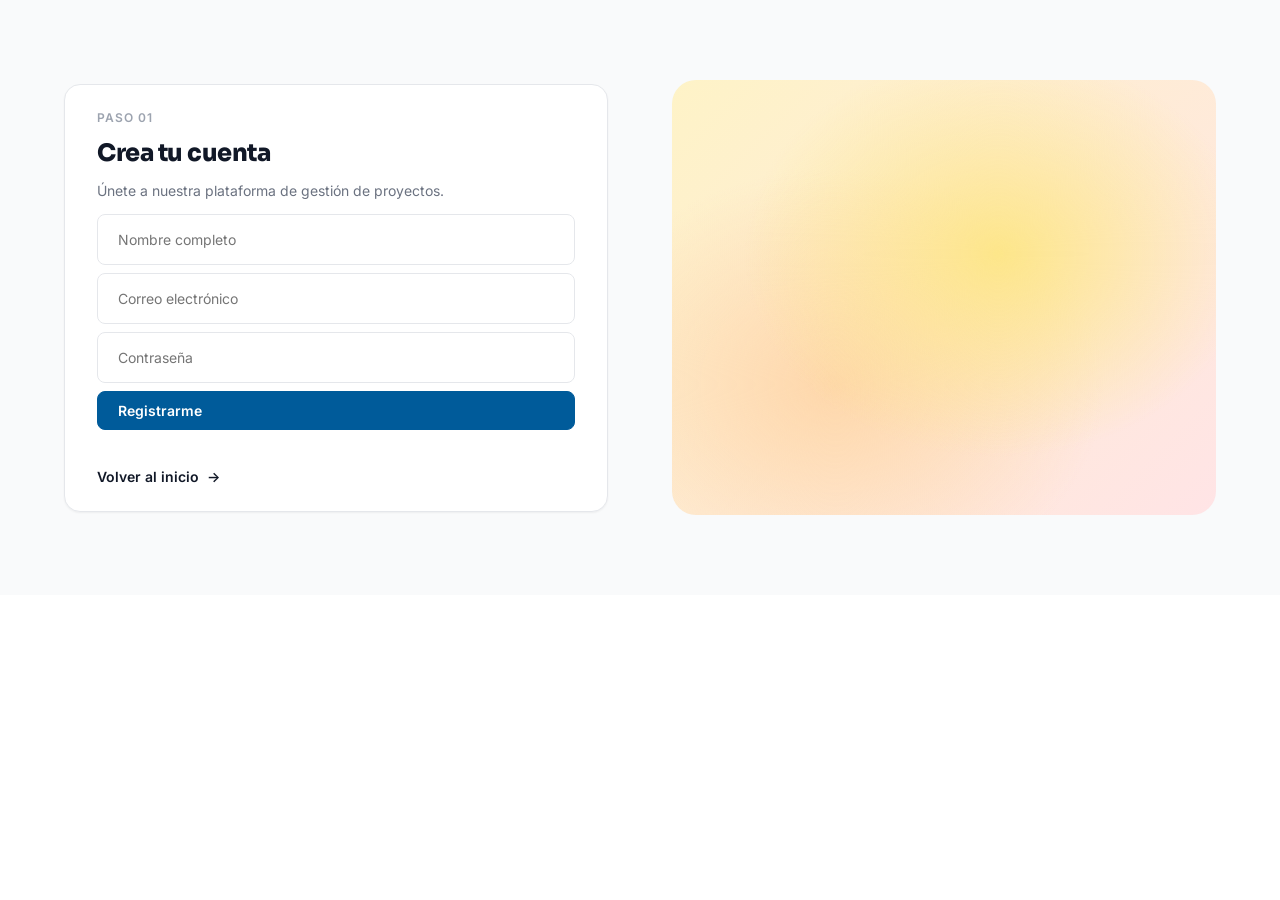
<file: Session_registration.html>
<!DOCTYPE html>
<html lang="es" data-theme="light">
<head>
    <meta charset="UTF-8">
    <meta name="viewport" content="width=device-width, initial-scale=1.0">

    <!-- Fonts -->
    <link rel="preconnect" href="https://fonts.googleapis.com">
    <link rel="preconnect" href="https://fonts.gstatic.com" crossorigin>

    <link href="https://fonts.googleapis.com/css2?family=Inter:wght@400;500;600;700;800&family=Sora:wght@600;700;800&display=swap" rel="stylesheet">

    <title>Vantage PMO – Registro</title>

    <link rel="stylesheet" href="public/styles/style.css" />
</head>

<body>

    <!-- Reutiliza ABOUT porque ya tiene layout centrado -->
    <section class="about">

        <div class="container">

            <div class="about__inner">

                <!-- Card reutilizando pillar-card -->
                <div class="pillar-card fade-in is-visible">

                    <div class="pillar-card__body">

                        <span class="pillar-card__label">
                            Paso 01
                        </span>

                        <h2 class="pillar-card__title">
                            Crea tu cuenta
                        </h2>

                        <p class="pillar-card__text">
                            Únete a nuestra plataforma de gestión de proyectos.
                        </p>

                        <!-- Reutiliza ai-section__prompts para spacing -->
                        <form action="/api/register" method="POST" class="ai-section__prompts">

                            <!-- Reutiliza ai-section__input -->
                            <div class="ai-section__input">
                                <input
                                    type="text"
                                    id="name"
                                    name="name"
                                    placeholder="Nombre completo"
                                    required
                                >
                            </div>

                            <div class="ai-section__input">
                                <input
                                    type="email"
                                    id="email"
                                    name="email"
                                    placeholder="Correo electrónico"
                                    required
                                >
                            </div>

                            <div class="ai-section__input">
                                <input
                                    type="password"
                                    id="password"
                                    name="password"
                                    placeholder="Contraseña"
                                    required
                                >
                            </div>

                            <!-- Reutiliza tu botón existente -->
                            <button type="submit" class="btn btn--green">
                                Registrarme
                            </button>

                        </form>

                        <a href="index.html" class="link-arrow">
                            Volver al inicio
                        </a>

                    </div>

                </div>

                <!-- Reutiliza media section -->
                <div class="about__media">

                    <div class="about__image"></div>

                </div>

            </div>

        </div>

    </section> 
    <!-- Scripts (orden: i18n → app) -->
    <script src="public/js/i18n.js"></script>
    <script src="public/js/main.js"></script>
</body>
</html>
</file>
<file: public/styles/style.css>
/* =================================================================
   Vantage PMO – hoja de estilos unificada
   Orden: tokens → base → nav → hero → pillars → features →
          about → onboarding → testimonials → cta → blog → footer
   ================================================================= */


/* -----------------------------------------------------------------
   SHARED: Design Tokens
   ----------------------------------------------------------------- */
:root {
  /* Colores */
  --color-dark:        #111827;
  --color-gray-700:    #374151;
  --color-gray-500:    #6B7280;
  --color-gray-400:    #9CA3AF;
  --color-gray-200:    #E5E7EB;
  --color-gray-100:    #F3F4F6;
  --color-gray-50:     #F9FAFB;
  --color-white:       #FFFFFF;

  --color-green:       #005B9A;
  --color-green-hover: #004880;
  --color-green-light: #E6F0F8;

  --color-orange:       #005B9A;
  --color-orange-hover: #004880;

  /* Tipografía – familias */
  --font-heading: 'Sora', -apple-system, BlinkMacSystemFont, sans-serif;
  --font-body:    'Inter', -apple-system, BlinkMacSystemFont, 'Segoe UI', sans-serif;
  --font-family:  var(--font-body); /* alias legacy */

  /* Headings – desktop */
  --fs-h1: 5.25rem;   /* 84px  – lh 110% */
  --fs-h2: 3.75rem;   /* 60px  – lh 120% */
  --fs-h3: 3rem;      /* 48px  – lh 120% */
  --fs-h4: 2.5rem;    /* 40px  – lh 130% */
  --fs-h5: 2rem;      /* 32px  – lh 130% */
  --fs-h6: 1.625rem;  /* 26px  – lh 140% */

  /* Headings – mobile */
  --fs-h1-mob: 3rem;      /* 48px */
  --fs-h2-mob: 2.75rem;   /* 44px */
  --fs-h3-mob: 2rem;      /* 32px */
  --fs-h4-mob: 1.5rem;    /* 24px */
  --fs-h5-mob: 1.25rem;   /* 20px */
  --fs-h6-mob: 1.125rem;  /* 18px */

  /* Body text */
  --fs-text-lg:  1.625rem; /* 26px – Text large  */
  --fs-text-md:  1.25rem;  /* 20px – Text medium */
  --fs-text-reg: 1.125rem; /* 18px – Text regular */
  --fs-text-sm:  1rem;     /* 16px – Text small  */
  --fs-text-xs:  0.75rem;  /* 12px – Text tiny   */

  /* Aliases legacy (mantener compatibilidad) */
  --fs-xs:   0.75rem;
  --fs-sm:   0.875rem;
  --fs-base: 1rem;
  --fs-lg:   1.125rem;
  --fs-xl:   1.25rem;
  --fs-2xl:  1.5rem;
  --fs-3xl:  1.875rem;
  --fs-4xl:  2.25rem;
  --fs-5xl:  3rem;

  /* Line heights */
  --lh-110: 1.1;
  --lh-120: 1.2;
  --lh-130: 1.3;
  --lh-140: 1.4;
  --lh-150: 1.5;

  /* Espaciado */
  --sp-2:  0.5rem;
  --sp-3:  0.75rem;
  --sp-4:  1rem;
  --sp-5:  1.25rem;
  --sp-6:  1.5rem;
  --sp-8:  2rem;
  --sp-10: 2.5rem;
  --sp-12: 3rem;
  --sp-16: 4rem;
  --sp-20: 5rem;
  --sp-24: 6rem;

  /* Layout */
  --container-max: 1200px;
  --container-px:  1.5rem;

  /* Bordes */
  --radius-sm:   0.25rem;
  --radius-md:   0.5rem;
  --radius-lg:   1rem;
  --radius-xl:   1.5rem;
  --radius-full: 9999px;

  /* Sombras */
  --shadow-sm: 0 1px 2px 0 rgb(0 0 0 / 0.05);
  --shadow-md: 0 4px 6px -1px rgb(0 0 0 / 0.1), 0 2px 4px -2px rgb(0 0 0 / 0.1);
  --shadow-lg: 0 10px 15px -3px rgb(0 0 0 / 0.1), 0 4px 6px -4px rgb(0 0 0 / 0.1);

  /* Transiciones */
  --transition:      0.2s ease;
  --transition-slow: 0.35s ease;
}

/* -----------------------------------------------------------------
   DARK MODE: Variables & Overrides
   ----------------------------------------------------------------- */
[data-theme="dark"] {
  --color-dark:        #F9FAFB;
  --color-gray-700:    #E5E7EB;
  --color-gray-500:    #9CA3AF;
  --color-gray-400:    #6B7280;
  --color-gray-200:    #374151;
  --color-gray-100:    #1F2937;
  --color-gray-50:     #111827;
  --color-white:       #0B0F19;
  --color-green-light: #0A2647;
}

/* Aplicación global de colores de fondo y texto */
[data-theme="dark"] body { 
  background-color: var(--color-white); 
  color: var(--color-dark); 
}

/* Ajustes de secciones con fondos claros */
[data-theme="dark"] .pillars,
[data-theme="dark"] .ai-section,
[data-theme="dark"] .about,
[data-theme="dark"] .testimonials,
[data-theme="dark"] .blog,
[data-theme="dark"] .auth-container,
[data-theme="dark"] .footer {
  background-color: var(--color-gray-50);
}

/* Tarjetas y recuadros (Cards) */
[data-theme="dark"] .pillar-card,
[data-theme="dark"] .step-card,
[data-theme="dark"] .testimonial-card,
[data-theme="dark"] .blog-card,
[data-theme="dark"] .team-card,
[data-theme="dark"] .pricing-card,
[data-theme="dark"] .ai-panel,
[data-theme="dark"] .ai-mockup,
[data-theme="dark"] .ai-prompt,
[data-theme="dark"] .registration-card {
  background-color: var(--color-gray-100);
  border-color: var(--color-gray-200);
}

/* Inputs y elementos de formulario */
[data-theme="dark"] .ai-section__input,
[data-theme="dark"] .form-group input {
  background-color: var(--color-gray-100);
  border-color: var(--color-gray-200);
  color: var(--color-dark);
}

/* Corregir visibilidad en Footer (Textos con transparencia blanca) */
[data-theme="dark"] .footer__tagline,
[data-theme="dark"] .footer__copyright,
[data-theme="dark"] .footer__legal a,
[data-theme="dark"] .footer__list a {
  color: var(--color-gray-400);
}

[data-theme="dark"] .footer__logo,
[data-theme="dark"] .footer__col-title,
[data-theme="dark"] .footer__list a:hover,
[data-theme="dark"] .footer__legal a:hover {
  color: var(--color-dark);
}

/* Corregir Tarjeta de Precios Destacada (Mantener texto blanco sobre fondo verde) */
[data-theme="dark"] .pricing-card--featured,
[data-theme="dark"] .pricing-card--featured .pricing-card__name,
[data-theme="dark"] .pricing-card--featured .pricing-card__amount,
[data-theme="dark"] .pricing-card--featured .pricing-card__period,
[data-theme="dark"] .pricing-card--featured .pricing-card__description,
[data-theme="dark"] .pricing-card--featured .pricing-feature--available {
  color: #FFFFFF;
}

/* Corregir visibilidad en sección CTA (Meet the people...) */
[data-theme="dark"] .cta__label {
  color: var(--color-white);
}

[data-theme="dark"] .cta__text {
  color: var(--color-white);
}

[data-theme="dark"] .btn--outline-white {
  color: var(--color-white);
  border-color: var(--color-gray-200);
}

[data-theme="dark"] .btn--outline-white:hover {
  background: var(--color-gray-100);
}

/* Elementos específicos del Mockup de IA */
[data-theme="dark"] .ai-mockup__header,
[data-theme="dark"] .ai-mockup__chat,
[data-theme="dark"] .ai-kpi,
[data-theme="dark"] .ai-plan__line,
[data-theme="dark"] .ai-forecast__bar {
  background-color: var(--color-gray-50);
}

/* Navegación y Logos */
[data-theme="dark"] .nav { background: var(--color-white); }
[data-theme="dark"] .nav__logo-img { content: url("../assets/images/logo/dark-logo.png"); }

/* Estilos del selector de tema (Modo Texto) */
.nav__theme {
  display: flex;
  align-items: center;
  justify-content: center;
  padding: 0 12px;
  height: 34px;
  border-radius: var(--radius-sm);
  border: 1px solid var(--color-gray-200);
  background: transparent;
  cursor: pointer;
  transition: all var(--transition);
  color: var(--color-gray-700);
}
.nav__theme:hover { background: var(--color-gray-100); border-color: var(--color-gray-400); }
.nav__theme-text {
  font-size: 10px;
  font-weight: 800;
  letter-spacing: 0.1em;
}

/* Refuerzo para que no falte ningún recuadro ni degradado en Dark Mode */
[data-theme="dark"] .about__image {
  background:
    radial-gradient(ellipse at 60% 40%, #1a2b3c 0%, transparent 55%),
    radial-gradient(ellipse at 30% 70%, #2a3b4c 0%, transparent 50%),
    linear-gradient(135deg, #0f172a 0%, #1e293b 100%);
}

[data-theme="dark"] .auth-container {
  background:
    radial-gradient(circle at top left, #1a2b3c 0%, transparent 35%),
    radial-gradient(circle at bottom right, #2a3b4c 0%, transparent 35%),
    var(--color-gray-50);
}

/* -----------------------------------------------------------------
   SHARED: Reset + utilidades globales
   ----------------------------------------------------------------- */
*, *::before, *::after {
  box-sizing: border-box;
  margin: 0;
  padding: 0;
}

html {
  scroll-behavior: smooth;
  font-size: 16px;
}

body {
  font-family: var(--font-body);
  color: var(--color-dark);
  background-color: var(--color-white);
  font-size: var(--fs-text-reg);
  line-height: var(--lh-150);
  -webkit-font-smoothing: antialiased;
}

/* -----------------------------------------------------------------
   TYPOGRAPHY: Headings (Sora)
   ----------------------------------------------------------------- */
h1, h2, h3, h4, h5, h6 {
  font-family: var(--font-heading);
  font-weight: 700;
  color: var(--color-dark); /* Usar variable */
}

h1 { font-size: var(--fs-h1); line-height: var(--lh-110); }
h2 { font-size: var(--fs-h2); line-height: var(--lh-120); }
h3 { font-size: var(--fs-h3); line-height: var(--lh-120); }
h4 { font-size: var(--fs-h4); line-height: var(--lh-130); }
h5 { font-size: var(--fs-h5); line-height: var(--lh-130); }
h6 { font-size: var(--fs-h6); line-height: var(--lh-140); }

/* -----------------------------------------------------------------
   TYPOGRAPHY: Body text utilities (Inter)
   ----------------------------------------------------------------- */
.text-lg  { font-size: var(--fs-text-lg);  line-height: var(--lh-150); }
.text-md  { font-size: var(--fs-text-md);  line-height: var(--lh-150); }
.text-reg { font-size: var(--fs-text-reg); line-height: var(--lh-150); }
.text-sm  { font-size: var(--fs-text-sm);  line-height: var(--lh-150); }
.text-xs  { font-size: var(--fs-text-xs);  line-height: var(--lh-150); }

/* Weight utilities */
.fw-extrabold { font-weight: 800; }
.fw-bold      { font-weight: 700; }
.fw-semibold  { font-weight: 600; }
.fw-medium    { font-weight: 500; }
.fw-normal    { font-weight: 400; }
.fw-light     { font-weight: 300; }

/* Tagline */
.tagline {
  font-family: var(--font-body);
  font-size: var(--fs-text-sm);
  line-height: var(--lh-150);
  font-weight: 600;
  letter-spacing: 0.06em;
  text-transform: uppercase;
  color: var(--color-gray-500); /* Usar variable */
}

img { max-width: 100%; height: auto; display: block; }
a   { color: inherit; text-decoration: none; }
ul, ol { list-style: none; }
button { cursor: pointer; border: none; background: none; font-family: inherit; }

.container {
  max-width: var(--container-max);
  margin: 0 auto;
  padding: 0 var(--container-px);
}

/* Botones */
.btn {
  display: inline-flex;
  align-items: center;
  gap: var(--sp-2);
  padding: 0.625rem 1.25rem;
  border-radius: var(--radius-md);
  font-size: var(--fs-sm);
  font-weight: 600;
  transition: background var(--transition), border-color var(--transition), color var(--transition);
  white-space: nowrap;
  border: 1.5px solid transparent;
  cursor: pointer; /* Ya usa variables, pero se añaden overrides específicos para dark mode arriba */
}
.btn--primary      { background: var(--color-orange); color: var(--color-white); border-color: var(--color-orange); } /* Ya usa variables */
.btn--primary:hover { background: var(--color-orange-hover); border-color: var(--color-orange-hover); } /* Ya usa variables */
.btn--green        { background: var(--color-green); color: var(--color-white); border-color: var(--color-green); } /* Ya usa variables */
.btn--green:hover   { background: var(--color-green-hover); border-color: var(--color-green-hover); } /* Ya usa variables */
.btn--ghost        { background: transparent; color: var(--color-dark); } /* Ya usa variables */
.btn--ghost:hover   { background: var(--color-gray-100); } /* Ya usa variables */
.btn--outline      { background: transparent; color: var(--color-dark); border-color: var(--color-gray-200); } /* Ya usa variables */
.btn--outline:hover { background: var(--color-gray-100); } /* Ya usa variables */
.btn--outline-white       { background: transparent; color: var(--color-white); border-color: rgba(255,255,255,0.3); } /* Ya usa variables */
.btn--outline-white:hover  { background: rgba(255,255,255,0.1); } /* Ya usa variables */

/* Etiqueta de sección */
.label {
  display: inline-block;
  font-size: var(--fs-xs);
  font-weight: 600;
  letter-spacing: 0.08em;
  text-transform: uppercase;
  color: var(--color-gray-500); /* Usar variable */
  margin-bottom: var(--sp-3);
}

/* Link con flecha */
.link-arrow {
  display: inline-flex;
  align-items: center;
  gap: var(--sp-2);
  font-size: var(--fs-sm);
  font-weight: 600;
  color: var(--color-dark); /* Usar variable */
  transition: gap var(--transition);
}
.link-arrow::after { content: '→'; transition: transform var(--transition); }
.link-arrow:hover::after { transform: translateX(4px); }

/* Animación de entrada */
.fade-in { opacity: 0; transform: translateY(24px); transition: opacity 0.5s ease, transform 0.5s ease; }
.fade-in.is-visible { opacity: 1; transform: translateY(0); }


/* -----------------------------------------------------------------
   DOMINIO: nav
   ----------------------------------------------------------------- */
.nav {
  position: sticky;
  top: 0;
  z-index: 100;
  background: var(--color-white); /* Usar variable */
  border-bottom: 1px solid var(--color-gray-200);
}

.nav__inner {
  display: flex;
  align-items: center;
  height: 75px;
  gap: var(--sp-8);
}

.nav__logo {
  display: flex;
  align-items: center;
  gap: var(--sp-2);
  font-weight: 700;
  font-size: var(--fs-lg);
  color: var(--color-dark); /* Usar variable */
  flex-shrink: 0;
}
.nav__logo-img {
  height: 100px;
  width: auto;
  display: block;
  object-fit: contain;
}
.footer__logo-img {
  height: 100px;
  width: auto;
  display: block;
}

.nav__menu { flex: 1; }

.nav__list { display: flex; align-items: center; gap: var(--sp-6); }

.nav__link { font-size: var(--fs-sm); font-weight: 500; color: var(--color-gray-700); transition: color var(--transition); } /* Usar variable */
.nav__link:hover { color: var(--color-dark); } /* Usar variable */

.nav__actions { display: flex; align-items: center; gap: var(--sp-4); margin-left: auto; } /* Ya usa variables */

.nav__login { font-size: var(--fs-sm); font-weight: 500; color: var(--color-gray-700); transition: color var(--transition); }
.nav__login:hover { color: var(--color-dark); }

.nav__lang {
  font-size: var(--fs-xs);
  font-weight: 700;
  color: var(--color-gray-500);
  padding: 2px 8px; /* Ya usa variables */
  border: 1px solid var(--color-gray-200);
  border-radius: var(--radius-sm);
  transition: all var(--transition); /* Ya usa variables */
}
.nav__lang:hover { background: var(--color-gray-100); color: var(--color-dark); }

.nav__toggle { display: none; flex-direction: column; gap: 5px; padding: var(--sp-2); }
.nav__toggle span { display: block; width: 22px; height: 2px; background: var(--color-dark); border-radius: 2px; transition: all var(--transition); }

@media (max-width: 768px) {
  .nav { position: relative; }
  .nav__menu {
    display: none;
    position: absolute;
    top: 64px; left: 0; right: 0;
    background: var(--color-white); /* Usar variable */
    border-bottom: 1px solid var(--color-gray-200);
    padding: var(--sp-4) var(--container-px);
    z-index: 99;
  }
  .nav__menu.is-open { display: block; }
  .nav__list { flex-direction: column; align-items: flex-start; gap: var(--sp-4); }
  .nav__toggle { display: flex; }
  .nav__login  { display: none; }
}


/* -----------------------------------------------------------------
   DOMINIO: hero
   ----------------------------------------------------------------- */
.hero { padding: var(--sp-20) 0 var(--sp-24); overflow: hidden; }

.hero__inner {
  display: grid;
  grid-template-columns: 1fr 1fr;
  align-items: center;
  gap: var(--sp-16);
}

.hero__heading {
  font-size: var(--fs-5xl);
  font-weight: 800;
  line-height: 1.1;
  letter-spacing: -0.025em;
  color: var(--color-dark); /* Usar variable */
  margin-bottom: var(--sp-5);
}

.hero__subheading {
  font-size: var(--fs-lg);
  color: var(--color-gray-500);
  line-height: 1.7;
  margin-bottom: var(--sp-8); /* Ya usa variables */
  max-width: 480px;
}

.hero__actions { display: flex; align-items: center; gap: var(--sp-3); flex-wrap: wrap; }

.hero__image {
  width: 100%;
  border-radius: var(--radius-xl);
  overflow: hidden;
}
.hero__image img {
  width: 100%;
  height: 100%;
  object-fit: cover;
  display: block;
  border-radius: var(--radius-xl);
}

@media (max-width: 900px) {
  .hero__inner { grid-template-columns: 1fr; gap: var(--sp-10); }
  .hero__media { order: -1; }
  .hero__heading { font-size: var(--fs-4xl); }
  .hero__subheading { max-width: 100%; }
}
@media (max-width: 480px) {
  .hero { padding: var(--sp-12) 0 var(--sp-16); }
  .hero__heading { font-size: var(--fs-3xl); }
}


/* -----------------------------------------------------------------
   DOMINIO: pillars
   ----------------------------------------------------------------- */
.pillars { padding: var(--sp-20) 0; background: var(--color-gray-50); } /* Usar variable */

.pillars__header { text-align: center; margin-bottom: var(--sp-12); }

.pillars__heading {
  font-size: var(--fs-4xl);
  font-weight: 800;
  line-height: 1.2;
  letter-spacing: -0.02em;
  color: var(--color-dark); /* Usar variable */
  margin-bottom: var(--sp-3);
}

.pillars__subheading { font-size: var(--fs-lg); color: var(--color-gray-500); } /* Usar variable */

.pillars__grid {
  display: grid;
  grid-template-columns: repeat(3, minmax(0, 1fr));
  gap: var(--sp-6);
  align-items: stretch;
}

/* Cards no activas se atenúan ligeramente cuando hay hover */
.pillars__grid:has(.pillar-card:hover) .pillar-card:not(:hover) {
  opacity: 0.8;
  transition: opacity 0.35s ease;
}

.pillar-card {
  background: var(--color-white); /* Usar variable */
  border-radius: var(--radius-lg);
  overflow: hidden;
  border: 1px solid var(--color-gray-200);
  display: flex;
  flex-wrap: wrap;
  align-items: stretch;
  box-shadow: var(--shadow-sm);
  transition: box-shadow 0.35s ease, opacity 0.35s ease, transform 0.35s ease;
  will-change: transform, opacity;
  transform: translateZ(0);
}
.pillar-card:hover { box-shadow: var(--shadow-lg); transform: translateY(-8px); z-index: 1; }

.pillar-card__image {
  width: 100%;
  aspect-ratio: 16 / 9;
  flex-shrink: 0;
  overflow: hidden;
  position: relative;
  transition: transform 0.35s ease;
}
.pillar-card__image img {
  width: 100%;
  height: 100%;
  object-fit: cover;
  display: block;
  transition: transform 0.35s ease;
}
.pillar-card:hover .pillar-card__image img {
  transform: scale(1.04);
}

.pillar-card__body {
  flex: 1;
  min-width: 0;
  padding: var(--sp-6) var(--sp-8);
  display: flex;
  flex-direction: column;
  justify-content: center;
  gap: var(--sp-3);
}

.pillar-card__label {
  display: inline-block;
  font-size: var(--fs-xs);
  font-weight: 600;
  letter-spacing: 0.08em;
  text-transform: uppercase;
  color: var(--color-gray-400); /* Usar variable */
}

.pillar-card__title {
  font-size: var(--fs-2xl);
  font-weight: 800;
  color: var(--color-dark); /* Usar variable */
  line-height: 1.2;
  letter-spacing: -0.02em;
}

.pillar-card__text { font-size: var(--fs-sm); color: var(--color-gray-500); line-height: 1.6; } /* Usar variable */

@media (max-width: 900px) {
  .pillars__grid { grid-template-columns: 1fr !important; max-width: 480px; margin: 0 auto; }
  .pillar-card:hover .pillar-card__image { width: 100%; aspect-ratio: 16 / 9; }
}


/* -----------------------------------------------------------------
   DOMINIO: products
   ----------------------------------------------------------------- */
.products { padding: var(--sp-20) 0 0; overflow: hidden; }

.products__header {
  text-align: center;
  max-width: 640px;
  margin: 0 auto var(--sp-12);
}
.products__heading {
  font-size: var(--fs-4xl);
  font-weight: 800;
  letter-spacing: -0.02em;
  color: var(--color-dark); /* Usar variable */
  margin-bottom: var(--sp-3);
}
.products__subheading { /* Ya usa variables */
  font-size: var(--fs-lg);
  color: var(--color-gray-500);
  line-height: 1.6;
}

.products__track-wrap { position: relative; }

.products__track {
  display: flex;
  gap: var(--sp-4);
  padding: 0 max(var(--sp-8), calc((100vw - var(--container-max)) / 2 + var(--sp-8))) var(--sp-8);
  overflow-x: auto;
  scroll-snap-type: x mandatory;
  scrollbar-width: none;
  -ms-overflow-style: none;
}
.products__track::-webkit-scrollbar { display: none; }

.product-card {
  flex: 0 0 480px;
  border-radius: var(--radius-xl);
  overflow: hidden;
  display: flex;
  flex-direction: column;
  scroll-snap-align: start;
  min-height: 520px;
  position: relative;
}
.product-card--green  { background: #1a7a4a; }
.product-card--purple { background: #6c3fc4; }
.product-card--cyan   { background: #0284c7; }
.product-card--amber  { background: #b45309; }
.product-card--rose   { background: #be185d; }
.product-card--slate  { background: #334155; }
.product-card--indigo { background: #3730a3; }

.product-card__inner {
  padding: var(--sp-8);
  display: flex;
  flex-direction: column;
  gap: var(--sp-4);
  z-index: 1;
}
.product-card__tag {
  font-size: var(--fs-xs);
  font-weight: 600;
  letter-spacing: 0.06em;
  text-transform: uppercase;
  color: rgba(255,255,255,0.65);
}
.product-card__heading {
  font-size: var(--fs-3xl);
  font-weight: 800;
  line-height: 1.15;
  color: var(--color-white);
  letter-spacing: -0.02em;
  max-width: 340px;
}
.product-card__text {
  font-size: var(--fs-sm);
  color: rgba(255,255,255,0.75);
  line-height: 1.6;
  max-width: 320px;
}
.btn--dark {
  background: var(--color-dark);
  color: var(--color-white);
  border-color: var(--color-dark);
  align-self: flex-start;
}
.btn--dark:hover { background: #1f2937; border-color: #1f2937; }

.product-card__visual {
  flex: 1;
  margin: 0 var(--sp-4) var(--sp-4);
  border-radius: var(--radius-lg);
  min-height: 180px;
  position: relative;
  overflow: hidden;
}

.product-card__visual img {
  position: absolute;
  inset: 0;
  width: 100%;
  height: 100%;
  object-fit: cover;
  display: block;
}

.products__nav {
  display: flex;
  justify-content: center;
  align-items: center;
  gap: var(--sp-3);
  padding: var(--sp-4) var(--sp-8) var(--sp-16);
}
.products__dots {
  display: flex;
  align-items: center;
  gap: 6px;
}
.products__dot {
  width: 8px;
  height: 8px;
  border-radius: var(--radius-full);
  background: var(--color-gray-200); /* Usar variable */
  border: none;
  cursor: pointer;
  transition: all var(--transition);
  padding: 0;
}
.products__dot.is-active {
  background: var(--color-dark);
  width: 24px; /* Ya usa variables */
}
.products__nav-btn {
  width: 44px;
  height: 44px;
  border-radius: var(--radius-full);
  border: 1.5px solid var(--color-gray-200);
  background: var(--color-white); /* Usar variable */
  font-size: var(--fs-lg); /* Ya usa variables */
  display: flex;
  align-items: center;
  justify-content: center;
  cursor: pointer;
  transition: all var(--transition);
  color: var(--color-dark);
}
.products__nav-btn:hover { background: var(--color-dark); color: var(--color-white); border-color: var(--color-dark); }

@media (max-width: 768px) {
  .product-card { flex: 0 0 85vw; }
  .products__track { padding: 0 var(--sp-4) var(--sp-8); }
}


/* -----------------------------------------------------------------
   DOMINIO: features
   ----------------------------------------------------------------- */
.features { padding: var(--sp-20) 0; }

.features__layout {
  display: grid;
  grid-template-columns: 300px 1fr;
  gap: 0 var(--sp-20);
  align-items: start;
  max-width: 1400px;
  margin: 0 auto 0 15%;
  padding: 0 var(--container-px);
}

/* Columna izquierda: número pegado al viewport */
.features__sticky {
  position: sticky;
  top: 42vh;
  display: flex;
  justify-content: flex-end;
  align-items: center;
  padding: var(--sp-8) 0 var(--sp-8) 0;
}

.features__num-wrap {
  position: relative;
  width: 300px;
  height: 13rem;
  overflow: hidden;
}

/* Todos los números ocultos por defecto */
.features__num {
  position: absolute;
  inset: 0;
  display: flex;
  align-items: center;
  justify-content: center;
  font-size: 13rem;
  font-weight: 900;
  color: var(--color-dark); /* Usar variable */
  line-height: 1;
  letter-spacing: -0.04em;
  user-select: none;
  opacity: 0;
  filter: blur(20px);
  transform: translateY(40px);
  transition: opacity 0.5s cubic-bezier(0.4,0,0.2,1),
              filter   0.5s cubic-bezier(0.4,0,0.2,1),
              transform 0.5s cubic-bezier(0.4,0,0.2,1);
}

/* Número activo: aparece limpio */
.features__num.is-active {
  opacity: 1;
  filter: blur(0);
  transform: translateY(0);
}

/* Número saliente: sube con blur */
.features__num.is-exit {
  opacity: 0;
  filter: blur(20px);
  transform: translateY(-40px);
  transition: opacity 0.3s cubic-bezier(0.4,0,0.2,1),
              filter   0.3s cubic-bezier(0.4,0,0.2,1),
              transform 0.3s cubic-bezier(0.4,0,0.2,1);
}

/* Items derechos */
.features__items {
  padding-left: 0;
  padding-right: var(--container-px);
}

.feature-item {
  padding: 8rem 0;
  position: relative;
  border-bottom: none;
}

/* Línea superior de cada item */
.feature-item::before {
  content: '';
  display: block;
  height: 2px;
  background: var(--color-dark); /* Usar variable */
  margin-bottom: var(--sp-8);
  width: 35rem;
  transform-origin: left center;
  transform: scaleX(0);
  transition: transform 0.8s cubic-bezier(0.4, 0, 0.2, 1);
}

/* Separador gris de fondo (siempre visible) */
.feature-item::after {
  content: '';
  position: absolute;
  top: 0;
  left: 0;
  right: 0;
  height: 1px; /* Ya usa variables */
  background: var(--color-gray-100);
}

.feature-item.is-active::before {
  transform: scaleX(1);
}

.feature-item__links .link-pill {
  padding: 0.6rem 1.4rem;
  border: 1.5px solid var(--color-gray-200);
  border-radius: 100px;
  font-size: var(--fs-base);
  font-weight: 500;
  color: var(--color-dark); /* Usar variable */
  background: var(--color-white); /* Usar variable */
  transition: border-color 0.2s, background 0.2s, color 0.2s;
}
.feature-item__links .link-pill::after { display: none; }
.feature-item__links .link-pill:hover {
  border-color: var(--color-dark);
  background: var(--color-dark);
  color: #fff;
}

.feature-item__title {
  font-size: var(--fs-4xl);
  font-weight: 800;
  line-height: 1.15;
  letter-spacing: -0.02em;
  color: var(--color-dark); /* Usar variable */
  margin-bottom: var(--sp-4);
  max-width: 600px;
}

.feature-item__text {
  font-size: var(--fs-base);
  color: var(--color-gray-500);
  line-height: 1.7; /* Ya usa variables */
  margin-bottom: var(--sp-6);
  max-width: 560px;
}

.feature-item__links { display: flex; align-items: center; gap: var(--sp-6); }

@media (max-width: 768px) {
  .features__layout { grid-template-columns: 1fr; }
  .features__sticky { display: none; }
  .feature-item__title { font-size: var(--fs-3xl); }
}


/* -----------------------------------------------------------------
   DOMINIO: team
   ----------------------------------------------------------------- */
.team { padding: var(--sp-12) 0 var(--sp-20); }
.team__header { text-align: center; max-width: 760px; margin: 0 auto var(--sp-8); }
.team__heading { font-size: var(--fs-4xl); margin-bottom: var(--sp-3); }
.team__subheading { color: var(--color-gray-500); font-size: var(--fs-sm); }

.team__grid {
  display: grid;
  grid-template-columns: repeat(3, 1fr);
  gap: var(--sp-6); /* Ya usa variables */
  align-items: start;
}

.team-card {
  background: var(--color-white); /* Usar variable */
  border: 1px solid var(--color-gray-100);
  border-radius: var(--radius-lg);
  padding: var(--sp-6);
  text-align: center;
  box-shadow: var(--shadow-sm);
  overflow: hidden;
}

.team-card__head { display: flex; flex-direction: column; align-items: center; gap: var(--sp-3); }
.team-card__avatar { width: 64px; height: 64px; border-radius: var(--radius-full); overflow: hidden; }
.team-card__avatar img { width: 100%; height: 100%; object-fit: cover; display: block; }
.team-card__name { display: block; font-size: var(--fs-base); font-weight: 700; color: var(--color-dark); } /* Usar variable */

.team-card__details { max-height: 0; overflow: hidden; opacity: 0; transition: max-height 0.45s var(--transition-slow), opacity 0.35s ease; }
.team-card__role { display: block; font-size: var(--fs-sm); color: var(--color-gray-500); margin-top: var(--sp-3); }
.team-card__bio { font-size: var(--fs-sm); color: var(--color-gray-500); margin-top: var(--sp-2); }

/* Cuando la sección está activa, despliega detalles */
.team.is-active .team-card__details { max-height: 240px; opacity: 1; }

@media (max-width: 900px) {
  .team__grid { grid-template-columns: 1fr; max-width: 540px; margin: 0 auto; }
}


/* -----------------------------------------------------------------
   DOMINIO: ai-section
   ----------------------------------------------------------------- */
.ai-section { padding: var(--sp-20) 0; background: var(--color-gray-50); } /* Usar variable */

.ai-section__inner {
  display: grid;
  grid-template-columns: 1fr 1fr;
  gap: var(--sp-16);
  align-items: center;
}
.ai-section__heading {
  font-size: var(--fs-4xl);
  font-weight: 800;
  line-height: 1.2;
  letter-spacing: -0.02em;
  color: var(--color-dark); /* Usar variable */
  margin-bottom: var(--sp-3);
}
.ai-section__subheading { /* Ya usa variables */
  font-size: var(--fs-base);
  color: var(--color-gray-500);
  line-height: 1.6;
  margin-bottom: var(--sp-6);
}
.ai-section__prompts {
  display: flex;
  flex-direction: column;
  gap: var(--sp-2);
  margin-bottom: var(--sp-6);
}
.ai-prompt {
  padding: var(--sp-4) var(--sp-5);
  border: 1.5px solid var(--color-gray-200); /* Ya usa variables */
  border-radius: var(--radius-md);
  font-size: var(--fs-sm);
  color: var(--color-gray-700);
  cursor: pointer;
  transition: all var(--transition);
  background: var(--color-white);
}
.ai-prompt:hover,
.ai-prompt--active {
  border-color: var(--color-green);
  background: var(--color-green-light); /* Usar variable */
  color: var(--color-dark); /* Usar variable */
  font-weight: 500;
}
.ai-section__input {
  display: flex;
  align-items: center;
  border: 1.5px solid var(--color-gray-200);
  border-radius: var(--radius-md); /* Ya usa variables */
  overflow: hidden;
  background: var(--color-white); /* Usar variable */
}
.ai-section__input input {
  flex: 1;
  padding: var(--sp-4) var(--sp-5);
  border: none;
  outline: none;
  font-size: var(--fs-sm); /* Ya usa variables */
  font-family: var(--font-body);
  color: var(--color-dark);
  background: transparent;
}
.ai-section__send {
  padding: var(--sp-3) var(--sp-5);
  background: var(--color-dark);
  color: var(--color-white); /* Usar variable */
  font-size: var(--fs-base);
  font-weight: 700;
  border: none;
  cursor: pointer;
  transition: background var(--transition);
}
.ai-section__send:hover { background: var(--color-green); }

/* Mockup */
.ai-section__right { position: relative; }

.ai-panel {
  background: var(--color-white); /* Usar variable */
  border: 1.5px solid var(--color-gray-200);
  border-radius: var(--radius-xl);
  overflow: hidden;
  box-shadow: var(--shadow-lg);
  opacity: 0;
  position: absolute;
  top: 0; left: 0; right: 0;
  pointer-events: none;
  transition: opacity 0.5s ease;
}
.ai-panel--active {
  opacity: 1;
  position: relative;
  pointer-events: auto;
}
.ai-mockup {
  background: var(--color-white); /* Usar variable */
  border: 1.5px solid var(--color-gray-200);
  border-radius: var(--radius-xl);
  overflow: hidden;
  box-shadow: var(--shadow-lg);
}
.ai-mockup__header {
  padding: var(--sp-4) var(--sp-6); /* Ya usa variables */
  border-bottom: 1px solid var(--color-gray-200);
  background: var(--color-gray-50); /* Usar variable */
}
.ai-mockup__title { font-size: var(--fs-sm); font-weight: 700; color: var(--color-dark); } /* Usar variable */
.ai-mockup__table { padding: var(--sp-4) var(--sp-6); } /* Ya usa variables */
.ai-mockup__row {
  display: grid;
  grid-template-columns: 2fr 1fr 1.5fr 1fr;
  gap: var(--sp-3);
  padding: var(--sp-3) 0;
  border-bottom: 1px solid var(--color-gray-100);
  align-items: center;
  font-size: var(--fs-sm); /* Ya usa variables */
  color: var(--color-gray-700); /* Usar variable */
}
.ai-mockup__row--head {
  font-size: var(--fs-xs);
  font-weight: 600;
  color: var(--color-gray-400);
  text-transform: uppercase; /* Ya usa variables */
  letter-spacing: 0.06em;
}
.ai-badge {
  font-size: var(--fs-xs);
  font-weight: 600;
  padding: 2px 8px;
  border-radius: var(--radius-full);
  display: inline-block;
  white-space: nowrap;
}
.ai-badge--green  { background: #dcfce7; color: #16a34a; }
.ai-badge--red    { background: #fee2e2; color: #dc2626; }
.ai-badge--orange { background: #ffedd5; color: #ea580c; }
.ai-badge--blue   { background: #dbeafe; color: #2563eb; }
.ai-badge--yellow { background: #fef9c3; color: #ca8a04; }
.ai-progress {
  width: 100%;
  height: 6px;
  background: var(--color-gray-100); /* Usar variable */
  border-radius: var(--radius-full);
  overflow: hidden;
}
.ai-progress div {
  height: 100%;
  background: var(--color-green);
  border-radius: var(--radius-full);
}
.ai-mockup__chat {
  padding: var(--sp-4) var(--sp-6) var(--sp-6);
  border-top: 1px solid var(--color-gray-100);
  display: flex;
  flex-direction: column;
  gap: var(--sp-3); /* Ya usa variables */
  background: var(--color-gray-50);
}
.ai-chat-bubble {
  display: flex;
  align-items: flex-start;
  gap: var(--sp-3);
}
.ai-chat-bubble--user {
  align-self: flex-end;
  flex-direction: row-reverse;
}
.ai-chat-bubble--user span {
  background: var(--color-dark);
  color: var(--color-white); /* Usar variable */
  padding: var(--sp-3) var(--sp-4);
  border-radius: 12px 12px 0 12px;
  font-size: var(--fs-sm);
  display: block;
}
.ai-chat-avatar {
  width: 28px;
  height: 28px;
  border-radius: var(--radius-full);
  background: var(--color-green);
  flex-shrink: 0; /* Ya usa variables */
}
.ai-chat-icon {
  width: 28px;
  height: 28px;
  border-radius: var(--radius-full);
  background: var(--color-dark);
  color: var(--color-white);
  display: flex; /* Ya usa variables */
  align-items: center;
  justify-content: center;
  font-size: 0.7rem;
  flex-shrink: 0;
}
.ai-chat-bubble--ai p {
  background: var(--color-white);
  border: 1px solid var(--color-gray-200);
  padding: var(--sp-3) var(--sp-4); /* Ya usa variables */
  border-radius: 0 12px 12px 12px;
  font-size: var(--fs-sm); /* Ya usa variables */
  color: var(--color-gray-700); /* Usar variable */
  line-height: 1.5;
  margin: 0;
}

@media (max-width: 900px) {
  .ai-section__inner { grid-template-columns: 1fr; }
  .ai-section__right { display: none; }
}

/* Panel: plan */
.ai-mockup__plan { padding: var(--sp-4) var(--sp-6); display: flex; flex-direction: column; gap: var(--sp-4); }
.ai-plan__section { display: flex; flex-direction: column; gap: var(--sp-2); }
.ai-plan__label { font-size: var(--fs-xs); font-weight: 600; text-transform: uppercase; letter-spacing: 0.06em; color: var(--color-gray-400); } /* Usar variable */
.ai-plan__line { height: 10px; background: var(--color-gray-100); border-radius: var(--radius-full); } /* Usar variable */
.ai-plan__line--wide { width: 85%; }
.ai-plan__line--mid  { width: 55%; } /* Ya usa variables */
.ai-plan__line--long { width: 75%; }
.ai-plan__milestone { display: flex; align-items: center; gap: var(--sp-3); }
.ai-plan__avatars { display: flex; align-items: center; gap: var(--sp-2); }
.ai-plan__more { font-size: var(--fs-xs); font-weight: 600; color: var(--color-gray-400); }
.ai-avatar { width: 28px; height: 28px; border-radius: var(--radius-full); flex-shrink: 0; }
.ai-avatar--green  { background: #16a34a; }
.ai-avatar--blue   { background: #2563eb; }
.ai-avatar--rose   { background: #be185d; }
.ai-avatar--amber  { background: #b45309; }

/* Panel: report */
.ai-mockup__report { padding: var(--sp-4) var(--sp-6); display: flex; flex-direction: column; gap: var(--sp-5); }
.ai-report__kpis { display: grid; grid-template-columns: repeat(3,1fr); gap: var(--sp-4); }
.ai-kpi { display: flex; flex-direction: column; align-items: center; padding: var(--sp-4); background: var(--color-gray-50); border-radius: var(--radius-md); } /* Usar variable */
.ai-kpi__num { font-size: var(--fs-3xl); font-weight: 800; color: var(--color-dark); line-height: 1; } /* Usar variable */
.ai-kpi__num--green { color: #16a34a; }
.ai-kpi__num--red   { color: #dc2626; }
.ai-kpi__label { font-size: var(--fs-xs); color: var(--color-gray-500); margin-top: var(--sp-2); text-align: center; } /* Usar variable */
.ai-report__bars { display: flex; flex-direction: column; gap: var(--sp-3); } /* Ya usa variables */
.ai-report__bar-row { display: grid; grid-template-columns: 80px 1fr 36px; gap: var(--sp-3); align-items: center; font-size: var(--fs-sm); color: var(--color-gray-700); }

/* Panel: forecast */
.ai-mockup__forecast { padding: var(--sp-4) var(--sp-6); }
.ai-forecast__timeline { display: flex; flex-direction: column; gap: var(--sp-4); }
.ai-forecast__row { display: grid; grid-template-columns: 100px 1fr; gap: var(--sp-3); align-items: center; font-size: var(--fs-sm); color: var(--color-gray-700); }
.ai-forecast__bar { position: relative; height: 22px; background: var(--color-gray-100); border-radius: var(--radius-full); overflow: visible; }
.ai-forecast__fill { height: 100%; border-radius: var(--radius-full); } /* Ya usa variables */
.ai-forecast__fill--green  { background: #16a34a; }
.ai-forecast__fill--red    { background: #ef4444; }
.ai-forecast__fill--yellow { background: #eab308; }
.ai-forecast__date { position: absolute; right: 0; top: 50%; transform: translateY(-50%) translateX(calc(100% + 8px)); font-size: var(--fs-xs); font-weight: 600; color: var(--color-gray-500); white-space: nowrap; }


/* -----------------------------------------------------------------
   DOMINIO: about
   ----------------------------------------------------------------- */
.about { padding: var(--sp-20) 0; background: var(--color-gray-50); } /* Usar variable */

.about__inner { display: grid; grid-template-columns: 1fr 1fr; align-items: center; gap: var(--sp-16); }

.about__heading {
  font-size: var(--fs-4xl);
  font-weight: 800;
  line-height: 1.2;
  letter-spacing: -0.02em;
  color: var(--color-dark); /* Usar variable */
  margin-bottom: var(--sp-5);
}
.about__text   { font-size: var(--fs-base); color: var(--color-gray-500); line-height: 1.7; margin-bottom: var(--sp-6); } /* Usar variable */
.about__links  { display: flex; align-items: center; gap: var(--sp-6); margin-bottom: var(--sp-10); } /* Ya usa variables */

.about__logos {
  display: flex;
  align-items: center;
  gap: var(--sp-6);
  flex-wrap: wrap;
  padding-top: var(--sp-6);
  border-top: 1px solid var(--color-gray-200);
} /* Ya usa variables */
.about__logo-item { font-size: var(--fs-sm); font-weight: 700; color: var(--color-gray-400); letter-spacing: 0.02em; } /* Usar variable */

.about__image {
  width: 100%;
  aspect-ratio: 5 / 4;
  border-radius: var(--radius-xl);
  background:
    radial-gradient(ellipse at 60% 40%, #fde68a 0%, transparent 55%),
    radial-gradient(ellipse at 30% 70%, #fed7aa 0%, transparent 50%),
    linear-gradient(135deg, #fef3c7 0%, #ffe4e6 100%);
}

@media (max-width: 900px) {
  .about__inner { grid-template-columns: 1fr; }
  .about__media { order: -1; }
}


/* -----------------------------------------------------------------
   DOMINIO: onboarding
   ----------------------------------------------------------------- */
.onboarding { padding: var(--sp-20) 0; }

.onboarding__header { text-align: center; max-width: 640px; margin: 0 auto var(--sp-12); }

.onboarding__heading {
  font-size: var(--fs-4xl);
  font-weight: 800;
  line-height: 1.2;
  letter-spacing: -0.02em;
  color: var(--color-dark); /* Usar variable */
  margin-bottom: var(--sp-4);
}
.onboarding__subheading { font-size: var(--fs-lg); color: var(--color-gray-500); line-height: 1.6; } /* Usar variable */

.onboarding__steps { display: grid; grid-template-columns: repeat(3, 1fr); gap: var(--sp-8); }

.step-card {
  padding: var(--sp-6);
  border: 1px solid var(--color-gray-200);
  border-radius: var(--radius-lg);
  transition: box-shadow var(--transition-slow), transform var(--transition-slow); /* Ya usa variables */
}
.step-card:hover { box-shadow: var(--shadow-md); transform: translateY(-3px); }

.step-card__icon {
  width: 44px;
  height: 44px;
  display: flex;
  align-items: center;
  justify-content: center;
  background: var(--color-green-light); /* Usar variable */
  color: var(--color-green); /* Usar variable */
  border-radius: var(--radius-md);
  margin-bottom: var(--sp-4); /* Ya usa variables */
}

.step-card__title { font-size: var(--fs-lg); font-weight: 700; color: var(--color-dark); line-height: 1.3; margin-bottom: var(--sp-3); }
.step-card__text  { font-size: var(--fs-sm); color: var(--color-gray-500); line-height: 1.6; margin-bottom: var(--sp-4); }

@media (max-width: 768px) {
  .onboarding__steps { grid-template-columns: 1fr; max-width: 480px; margin: 0 auto; }
}


/* -----------------------------------------------------------------
   DOMINIO: testimonials
   ----------------------------------------------------------------- */
.testimonials { padding: var(--sp-20) 0; background: var(--color-gray-50); } /* Usar variable */

.testimonials__header { text-align: center; margin-bottom: var(--sp-12); }
.testimonials__heading { font-size: var(--fs-4xl); font-weight: 800; letter-spacing: -0.02em; color: var(--color-dark); margin-bottom: var(--sp-3); } /* Usar variable */
.testimonials__subheading { font-size: var(--fs-lg); color: var(--color-gray-500); } /* Usar variable */

.testimonials__grid { display: grid; grid-template-columns: repeat(2, 1fr); gap: var(--sp-6); }

.testimonial-card {
  background: var(--color-white);
  border: 1px solid var(--color-gray-200);
  border-radius: var(--radius-lg);
  padding: var(--sp-8); /* Ya usa variables */
  display: flex;
  flex-direction: column;
  gap: var(--sp-4);
}

.testimonial-card__logo  { font-size: var(--fs-sm); font-weight: 700; color: var(--color-gray-400); }
.testimonial-card__stars { color: #FBBF24; font-size: var(--fs-base); letter-spacing: 3px; }

.testimonial-card__quote {
  font-size: var(--fs-lg);
  font-weight: 500;
  font-style: normal;
  color: var(--color-dark); /* Usar variable */
  line-height: 1.6;
  flex: 1;
}

.testimonial-card__author { display: flex; align-items: center; gap: var(--sp-3); }

.testimonial-card__avatar {
  width: 44px; height: 44px;
  border-radius: var(--radius-full);
  background: linear-gradient(135deg, #a78bfa, #818cf8);
  flex-shrink: 0;
}
.testimonial-card__avatar--2 { background: linear-gradient(135deg, #fb923c, #f97316); }

.testimonial-card__name { font-size: var(--fs-sm); font-weight: 600; color: var(--color-dark); display: block; } /* Usar variable */
.testimonial-card__role { font-size: var(--fs-xs); color: var(--color-gray-500); } /* Usar variable */

@media (max-width: 768px) {
  .testimonials__grid { grid-template-columns: 1fr; max-width: 480px; margin: 0 auto; }
}


/* -----------------------------------------------------------------
   DOMINIO: pricing
   ----------------------------------------------------------------- */
.pricing { padding: var(--sp-20) 0; background: var(--color-white); } /* Usar variable */

.pricing__header { text-align: center; margin-bottom: var(--sp-12); }
.pricing__heading { /* Ya usa variables */
  font-size: var(--fs-4xl);
  font-weight: 800;
  line-height: 1.2;
  letter-spacing: -0.02em;
  color: var(--color-dark);
  margin-bottom: var(--sp-3);
}
.pricing__subheading { /* Ya usa variables */
  font-size: var(--fs-lg);
  color: var(--color-gray-500);
  line-height: 1.6;
}

.pricing__grid {
  display: grid;
  grid-template-columns: repeat(3, minmax(0, 1fr));
  gap: var(--sp-6);
  align-items: stretch;
}

.pricing-card {
  background: var(--color-white); /* Usar variable */
  border: 1.5px solid var(--color-gray-200);
  border-radius: var(--radius-xl);
  padding: var(--sp-8);
  display: flex;
  flex-direction: column;
  gap: var(--sp-6);
  position: relative;
  transition: all var(--transition-slow);
  box-shadow: var(--shadow-sm);
  height: 100%;
}

.pricing-card:hover {
  box-shadow: var(--shadow-lg);
  border-color: var(--color-green);
  transform: translateY(-4px);
}

/* Plan destacado (BUSINESS) */
.pricing-card--featured {
  background: var(--color-green);
  border-color: var(--color-green);
  color: var(--color-white);
  transform: scale(1.02);
  box-shadow: 0 20px 25px -5px rgba(0, 91, 154, 0.15);
}

.pricing-card--featured:hover {
  transform: scale(1.02) translateY(-8px);
  box-shadow: 0 25px 50px -12px rgba(0, 91, 154, 0.25);
}

.pricing-card--featured .pricing-card__name,
.pricing-card--featured .pricing-card__amount,
.pricing-card--featured .pricing-card__period,
.pricing-card--featured .pricing-card__description {
  color: var(--color-white);
}

.pricing-card__badge {
  position: absolute;
  top: -12px;
  left: 50%;
  transform: translateX(-50%);
  background: #FCD34D;
  color: var(--color-dark);
  padding: var(--sp-2) var(--sp-4);
  border-radius: var(--radius-full);
  font-size: var(--fs-xs);
  font-weight: 700;
  letter-spacing: 0.08em;
  text-transform: uppercase;
  white-space: nowrap;
}

.pricing-card__header {
  display: flex;
  flex-direction: column;
  gap: var(--sp-3);
}

.pricing-card__name {
  font-size: var(--fs-lg);
  font-weight: 800;
  letter-spacing: 0.08em;
  text-transform: uppercase;
  color: var(--color-dark); /* Usar variable */
}

.pricing-card__price {
  display: flex;
  align-items: baseline;
  gap: var(--sp-2);
}

.pricing-card__amount {
  font-size: var(--fs-5xl);
  font-weight: 800;
  color: var(--color-dark); /* Usar variable */
  line-height: 1;
}

.pricing-card__period {
  font-size: var(--fs-base);
  font-weight: 500;
  color: var(--color-gray-500); /* Usar variable */
}

.pricing-card__price-custom {
  display: flex;
  align-items: center;
  justify-content: center;
  min-height: 80px;
}

.pricing-card__cta-text {
  font-size: var(--fs-base);
  color: var(--color-gray-700); /* Usar variable */
  line-height: 1.6;
  font-weight: 500;
}

.pricing-card__description {
  font-size: var(--fs-sm); /* Ya usa variables */
  color: var(--color-gray-700); /* Usar variable */
  line-height: 1.6;
}

.pricing-card--featured .pricing-card__description {
  color: rgba(255, 255, 255, 0.9);
}

.pricing-card .btn {
  width: 100%;
  justify-content: center;
}

.pricing-card__features {
  border-top: 1px solid var(--color-gray-200); /* Usar variable */
  padding-top: var(--sp-6);
}

.pricing-card--featured .pricing-card__features {
  border-top-color: rgba(255, 255, 255, 0.2);
}

.pricing-features {
  display: flex;
  flex-direction: column;
  gap: var(--sp-3);
  list-style: none;
}

.pricing-feature {
  display: flex;
  align-items: flex-start;
  gap: var(--sp-3);
  font-size: var(--fs-sm);
  line-height: 1.6;
}

.pricing-feature--available {
  color: var(--color-dark); /* Usar variable */
}

.pricing-card--featured .pricing-feature--available {
  color: var(--color-white);
}

.pricing-feature--unavailable {
  color: var(--color-gray-400); /* Usar variable */
}

.pricing-card--featured .pricing-feature--unavailable {
  color: rgba(255, 255, 255, 0.5);
}

.pricing-feature__check {
  display: inline-flex;
  align-items: center;
  justify-content: center;
  width: 20px;
  height: 20px;
  font-size: var(--fs-xs);
  font-weight: 700;
  flex-shrink: 0;
  margin-top: 2px;
}

.pricing-feature--available .pricing-feature__check {
  color: var(--color-green);
}

.pricing-card--featured .pricing-feature--available .pricing-feature__check {
  color: var(--color-white);
}

.pricing-feature--unavailable .pricing-feature__check {
  color: var(--color-gray-300); /* Usar variable */
}

@media (max-width: 900px) {
  .pricing__grid {
    grid-template-columns: 1fr;
    max-width: 540px;
    margin: 0 auto;
  }

  .pricing-card--featured {
    transform: scale(1);
  }

  .pricing-card--featured:hover {
    transform: scale(1) translateY(-4px);
  }
}


/* -----------------------------------------------------------------
   DOMINIO: cta
   ----------------------------------------------------------------- */
.cta { padding: var(--sp-20) 0; }

.cta__inner {
  display: grid;
  grid-template-columns: 1fr 1.4fr;
  align-items: center;
  gap: var(--sp-12);
  background: var(--color-dark);
  border-radius: var(--radius-xl);
  padding: var(--sp-16);
  overflow: hidden;
}

.cta__label {
  display: inline-block;
  font-size: var(--fs-xs);
  font-weight: 600;
  letter-spacing: 0.08em;
  text-transform: uppercase;
  color: rgba(255,255,255,0.4);
  margin-bottom: var(--sp-3);
}

.cta__heading {
  font-size: var(--fs-4xl);
  font-weight: 800;
  line-height: 1.2;
  letter-spacing: -0.02em;
  color: var(--color-white); /* Usar variable */
  margin-bottom: var(--sp-4);
}

.cta__text    { font-size: var(--fs-lg); color: rgba(255,255,255,0.55); line-height: 1.6; margin-bottom: var(--sp-8); }
.cta__actions { display: flex; align-items: center; gap: var(--sp-3); }

/* Video thumbnail + inline player */
.cta__video {
  position: relative;
  width: 100%;
  border-radius: var(--radius-lg);
  overflow: hidden;
  aspect-ratio: 16 / 9;
  cursor: pointer;
}

.cta__video-thumb {
  width: 100%;
  height: 100%;
  object-fit: cover;
  display: block;
  transition: transform 0.3s ease;
}

.cta__video:hover .cta__video-thumb { transform: scale(1.04); }

.cta__play-btn {
  position: absolute;
  inset: 0;
  display: flex;
  align-items: center;
  justify-content: center;
  background: transparent;
  border: none;
  cursor: pointer;
  padding: 0;
}

.cta__play-btn svg {
  width: 72px;
  height: 72px;
  filter: drop-shadow(0 2px 8px rgba(0,0,0,0.4));
  transition: transform 0.2s ease;
}

.cta__play-btn:hover svg { transform: scale(1.1); }

.cta__video iframe {
  position: absolute;
  inset: 0;
  width: 100%;
  height: 100%;
  border: none;
  border-radius: var(--radius-lg);
}

.cta__image {
  width: 100%;
  aspect-ratio: 5 / 4;
  border-radius: var(--radius-lg);
  object-fit: cover;
  display: block;
}

@media (max-width: 900px) {
  .cta__inner { grid-template-columns: 1fr; padding: var(--sp-10); }
  .cta__heading { font-size: var(--fs-3xl); }
}


/* -----------------------------------------------------------------
   DOMINIO: blog
   ----------------------------------------------------------------- */
.blog { padding: var(--sp-20) 0; background: var(--color-gray-50); }

.blog__header {
  display: flex;
  align-items: flex-end;
  justify-content: space-between;
  gap: var(--sp-8);
  margin-bottom: var(--sp-12);
}

.blog__heading    { font-size: var(--fs-4xl); font-weight: 800; line-height: 1.2; letter-spacing: -0.02em; color: var(--color-dark); margin-bottom: var(--sp-3); }
.blog__subheading { font-size: var(--fs-lg); color: var(--color-gray-500); max-width: 480px; line-height: 1.6; }

.blog__grid { display: grid; grid-template-columns: repeat(3, 1fr); gap: var(--sp-6); } /* Ya usa variables */

.blog-card {
  background: var(--color-white);
  border: 1px solid var(--color-gray-200);
  border-radius: var(--radius-lg);
  overflow: hidden;
  transition: box-shadow var(--transition-slow), transform var(--transition-slow);
}
.blog-card:hover { box-shadow: var(--shadow-md); transform: translateY(-3px); }

.blog-card__image { width: 100%; aspect-ratio: 16 / 9; object-fit: cover; display: block; }

.blog-card__body { padding: var(--sp-5); }

.blog-card__category {
  display: inline-block;
  font-size: var(--fs-xs);
  font-weight: 600;
  letter-spacing: 0.08em;
  text-transform: uppercase;
  color: var(--color-green);
  margin-bottom: var(--sp-2);
}

.blog-card__title   { font-size: var(--fs-base); font-weight: 700; color: var(--color-dark); line-height: 1.4; margin-bottom: var(--sp-2); } /* Usar variable */
.blog-card__excerpt { font-size: var(--fs-sm); color: var(--color-gray-500); line-height: 1.6; } /* Usar variable */

@media (max-width: 900px) {
  .blog__header { flex-direction: column; align-items: flex-start; }
  .blog__grid   { grid-template-columns: 1fr; max-width: 480px; }
}

/* -----------------------------------------------------------------
   DOMINIO: auth / register
   ----------------------------------------------------------------- */
.auth-container {
  min-height: 100vh;
  display: flex;
  align-items: center;
  justify-content: center;
  padding: var(--sp-12) var(--container-px); /* Ya usa variables */
  background:
    radial-gradient(circle at top left, #eef5fb 0%, transparent 35%),
    radial-gradient(circle at bottom right, #dcecff 0%, transparent 35%),
    var(--color-gray-50);
}

.registration-card {
  width: 100%;
  max-width: 520px;
  box-shadow: var(--shadow-lg);
  border-radius: var(--radius-xl);
  overflow: hidden;
}

.registration-card .pillar-card__body {
  padding: var(--sp-10);
}

.auth-form {
  display: flex;
  flex-direction: column;
  gap: var(--sp-5);
  margin: var(--sp-8) 0;
}

.form-group {
  display: flex;
  flex-direction: column;
  gap: var(--sp-2);
}

.form-group label {
  font-size: var(--fs-sm);
  font-weight: 600;
  color: var(--color-gray-700); /* Usar variable */
}

.form-group input {
  width: 100%;
  padding: 0.9rem 1rem;
  border: 1.5px solid var(--color-gray-200);
  border-radius: var(--radius-md);
  background: var(--color-white); /* Usar variable */
  font-size: var(--fs-sm);
  font-family: var(--font-body);
  color: var(--color-dark);
  transition:
    border-color var(--transition),
    box-shadow var(--transition),
    background var(--transition);
}

.form-group input:focus {
  outline: none;
  border-color: var(--color-green);
  box-shadow: 0 0 0 4px rgba(0, 91, 154, 0.12);
}

.form-group input::placeholder {
  color: var(--color-gray-400); /* Usar variable */
}

.btn-submit {
  width: 100%;
  margin-top: var(--sp-2);
  padding: 0.95rem 1.25rem;
  border-radius: var(--radius-md);
  border: none;
  background: var(--color-green);
  color: var(--color-white);
  font-size: var(--fs-sm);
  font-weight: 700;
  transition:
    background var(--transition),
    transform var(--transition);
}

.btn-submit:hover {
  background: var(--color-green-hover);
  transform: translateY(-2px);
}

.btn-submit:active {
  transform: translateY(0);
}

/* Responsive */
@media (max-width: 600px) {
  .registration-card .pillar-card__body {
    padding: var(--sp-6);
  }

  .pillar-card__title {
    font-size: var(--fs-h4-mob);
  }
}

/* -----------------------------------------------------------------
   DOMINIO: footer
   ----------------------------------------------------------------- */
.footer { background: var(--color-dark); color: var(--color-white); padding: var(--sp-16) 0 var(--sp-8); } /* Usar variables */

.footer__top {
  display: grid;
  grid-template-columns: 260px 1fr;
  gap: var(--sp-16);
  padding-bottom: var(--sp-12);
  border-bottom: 1px solid rgba(255,255,255,0.1);
  margin-bottom: var(--sp-8);
}

.footer__logo { display: flex; align-items: center; gap: var(--sp-2); font-weight: 700; font-size: var(--fs-lg); color: var(--color-white); margin-bottom: var(--sp-4); } /* Usar variable */
.footer__tagline { font-size: var(--fs-sm); color: rgba(255,255,255,0.35); line-height: 1.6; max-width: 220px; } /* Ya usa variables */

.footer__cols { display: grid; grid-template-columns: repeat(3, 1fr); gap: var(--sp-8); }

.footer__col-title { font-size: var(--fs-sm); font-weight: 600; color: var(--color-white); margin-bottom: var(--sp-4); } /* Usar variable */

.footer__list { display: flex; flex-direction: column; gap: var(--sp-3); }
.footer__list a { font-size: var(--fs-sm); color: rgba(255,255,255,0.45); transition: color var(--transition); } /* Ya usa variables */
.footer__list a:hover { color: var(--color-white); } /* Usar variable */

.footer__bottom { display: flex; align-items: center; justify-content: space-between; gap: var(--sp-4); flex-wrap: wrap; }
.footer__copyright { font-size: var(--fs-sm); color: rgba(255,255,255,0.35); }

.footer__legal { display: flex; align-items: center; gap: var(--sp-6); flex-wrap: wrap; }
.footer__legal a { font-size: var(--fs-xs); color: rgba(255,255,255,0.35); transition: color var(--transition); }
.footer__legal a:hover { color: var(--color-white); }

@media (max-width: 900px) {
  .footer__top { grid-template-columns: 1fr; gap: var(--sp-8); }
}
@media (max-width: 600px) {
  .footer__cols  { grid-template-columns: repeat(2, 1fr); }
  .footer__bottom { flex-direction: column; align-items: flex-start; }
}
@media (max-width: 400px) {
  .footer__cols { grid-template-columns: 1fr; }
}

/* -----------------------------------------------------------------
   TYPOGRAPHY: Mobile responsive headings (≤768px)
   ----------------------------------------------------------------- */
@media (max-width: 768px) {
  h1 { font-size: var(--fs-h1-mob); line-height: var(--lh-110); }
  h2 { font-size: var(--fs-h2-mob); line-height: var(--lh-120); }
  h3 { font-size: var(--fs-h3-mob); line-height: var(--lh-120); }
  h4 { font-size: var(--fs-h4-mob); line-height: var(--lh-130); }
  h5 { font-size: var(--fs-h5-mob); line-height: var(--lh-130); }
  h6 { font-size: var(--fs-h6-mob); line-height: var(--lh-140); }
}
</file>
